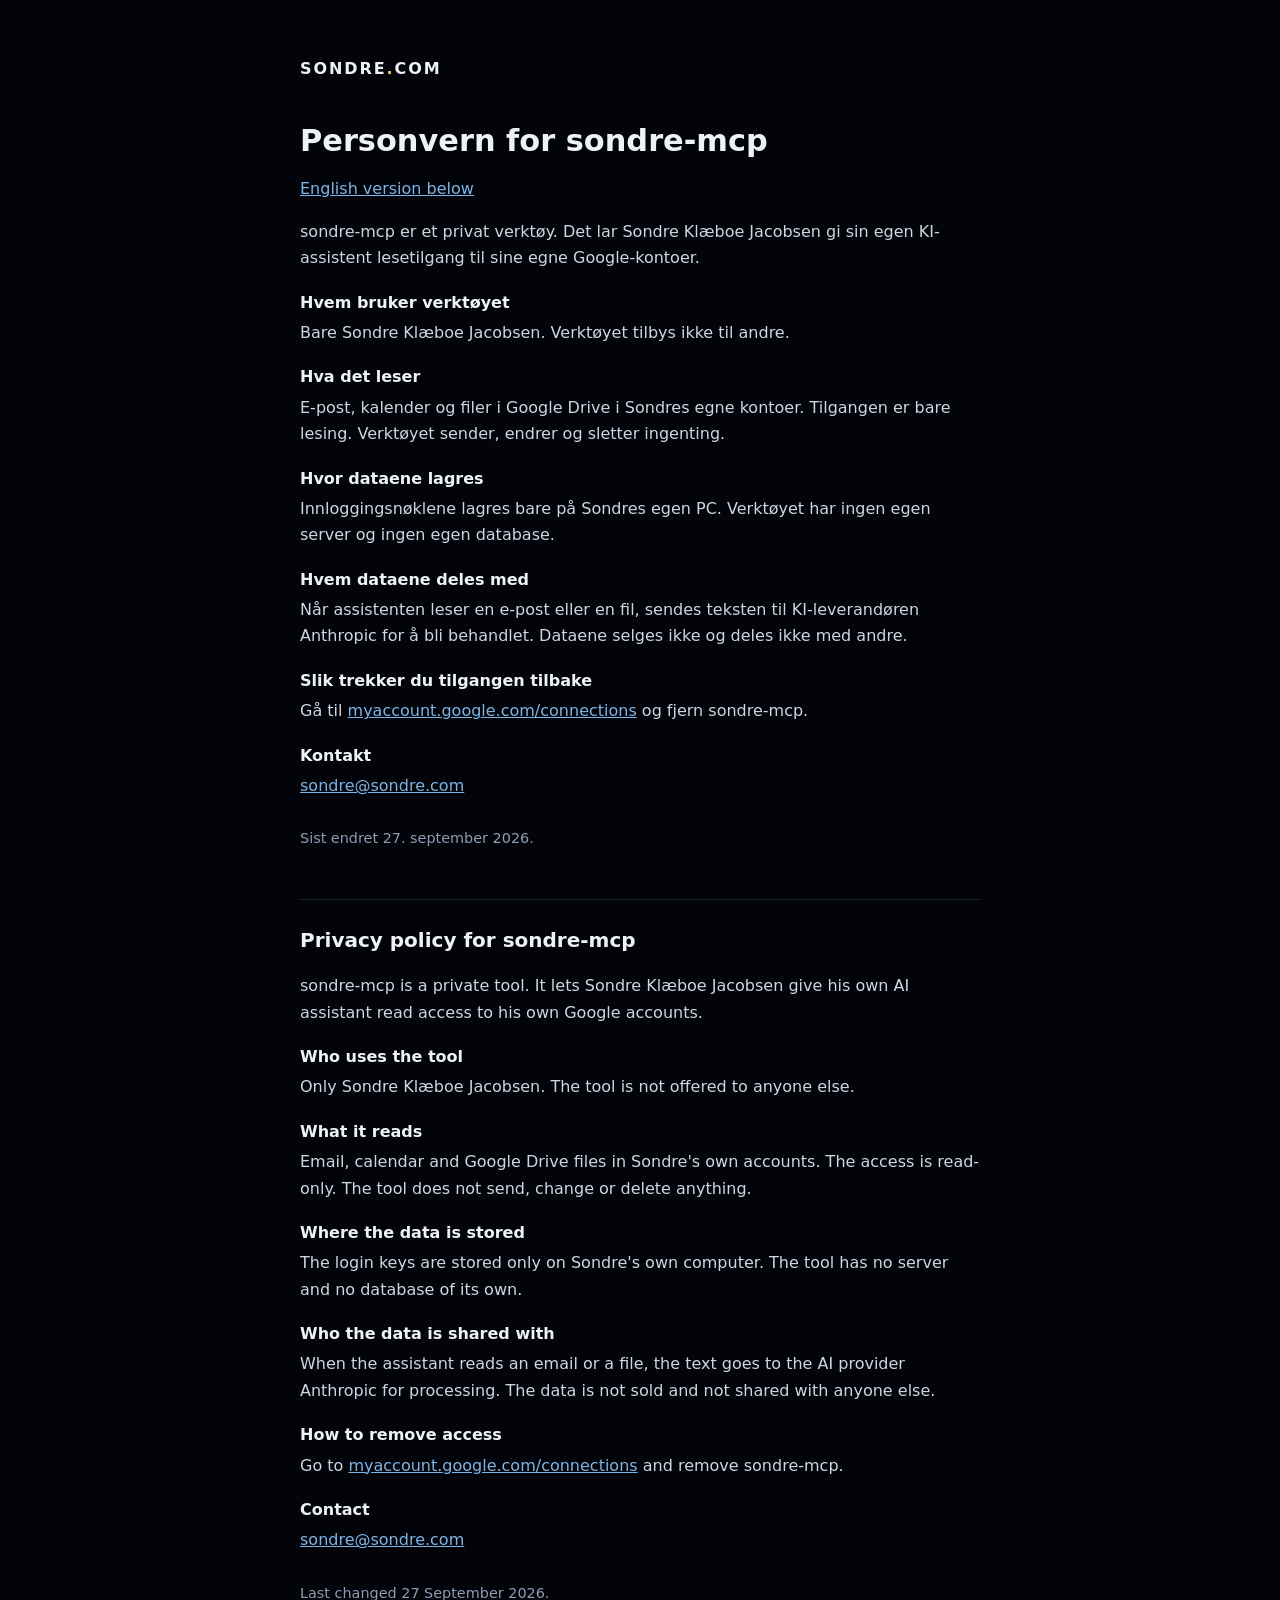
<file: personvern/index.html>
<!DOCTYPE html>
<html lang="nb">
<head>
<meta charset="UTF-8">
<meta name="viewport" content="width=device-width, initial-scale=1.0">
<title>Personvern: sondre-mcp · Sondre Klæboe Jacobsen</title>
<meta name="description" content="Personvern for sondre-mcp, et privat verktøy som bare Sondre Klæboe Jacobsen bruker. Privacy policy for sondre-mcp.">
<link rel="canonical" href="https://sondre.com/personvern/">
<meta name="theme-color" content="#02040a">
<meta property="og:title" content="Personvern: sondre-mcp">
<meta property="og:description" content="Et privat verktøy som bare eieren bruker. A private tool used only by its owner.">
<meta property="og:type" content="website">
<meta property="og:url" content="https://sondre.com/personvern/">
<meta property="og:image" content="https://sondre.com/assets/img/og.jpg">
<meta name="twitter:card" content="summary">
<link rel="icon" type="image/png" href="/favicon.png">
<style>
  :root { --bg:#02040a; --text:#eef2f8; --body:#cdd6e2; --muted:#8d9db2; --accent:#7db4e6; --warm:#ffb86b; --line:rgba(125,180,230,.16); }
  * { box-sizing: border-box; }
  html { background: var(--bg); }
  body { margin: 0; background: var(--bg); color: var(--body); font: 16px/1.65 system-ui, -apple-system, "Segoe UI", sans-serif; }
  main { max-width: 720px; margin: 0 auto; padding: 56px 20px 80px; }
  a { color: var(--accent); }
  a:focus-visible { outline: 2px solid var(--warm); outline-offset: 2px; }
  .brand { font-weight: 700; letter-spacing: .12em; text-decoration: none; color: var(--text); }
  .brand span { color: var(--warm); }
  h1 { color: var(--text); font-size: 1.9rem; line-height: 1.25; margin: 40px 0 8px; }
  h2 { color: var(--text); font-size: 1.25rem; margin: 48px 0 8px; padding-top: 24px; border-top: 1px solid var(--line); }
  dl { margin: 16px 0 0; }
  dt { color: var(--text); font-weight: 600; margin-top: 18px; }
  dd { margin: 4px 0 0; }
  .meta { color: var(--muted); font-size: .9rem; margin-top: 28px; }
</style>
</head>
<body>
<main>
  <a class="brand" href="/">SONDRE<span>.</span>COM</a>

  <h1>Personvern for sondre-mcp</h1>
  <p lang="en"><a href="#en">English version below</a></p>

  <section lang="nb">
    <p>sondre-mcp er et privat verktøy. Det lar Sondre Klæboe Jacobsen gi sin egen KI-assistent lesetilgang til sine egne Google-kontoer.</p>
    <dl>
      <dt>Hvem bruker verktøyet</dt>
      <dd>Bare Sondre Klæboe Jacobsen. Verktøyet tilbys ikke til andre.</dd>
      <dt>Hva det leser</dt>
      <dd>E-post, kalender og filer i Google Drive i Sondres egne kontoer. Tilgangen er bare lesing. Verktøyet sender, endrer og sletter ingenting.</dd>
      <dt>Hvor dataene lagres</dt>
      <dd>Innloggingsnøklene lagres bare på Sondres egen PC. Verktøyet har ingen egen server og ingen egen database.</dd>
      <dt>Hvem dataene deles med</dt>
      <dd>Når assistenten leser en e-post eller en fil, sendes teksten til KI-leverandøren Anthropic for å bli behandlet. Dataene selges ikke og deles ikke med andre.</dd>
      <dt>Slik trekker du tilgangen tilbake</dt>
      <dd>Gå til <a href="https://myaccount.google.com/connections">myaccount.google.com/connections</a> og fjern sondre-mcp.</dd>
      <dt>Kontakt</dt>
      <dd><a href="mailto:sondre@sondre.com">sondre@sondre.com</a></dd>
    </dl>
    <p class="meta">Sist endret 27. september 2026.</p>
  </section>

  <section id="en" lang="en">
    <h2>Privacy policy for sondre-mcp</h2>
    <p>sondre-mcp is a private tool. It lets Sondre Klæboe Jacobsen give his own AI assistant read access to his own Google accounts.</p>
    <dl>
      <dt>Who uses the tool</dt>
      <dd>Only Sondre Klæboe Jacobsen. The tool is not offered to anyone else.</dd>
      <dt>What it reads</dt>
      <dd>Email, calendar and Google Drive files in Sondre's own accounts. The access is read-only. The tool does not send, change or delete anything.</dd>
      <dt>Where the data is stored</dt>
      <dd>The login keys are stored only on Sondre's own computer. The tool has no server and no database of its own.</dd>
      <dt>Who the data is shared with</dt>
      <dd>When the assistant reads an email or a file, the text goes to the AI provider Anthropic for processing. The data is not sold and not shared with anyone else.</dd>
      <dt>How to remove access</dt>
      <dd>Go to <a href="https://myaccount.google.com/connections">myaccount.google.com/connections</a> and remove sondre-mcp.</dd>
      <dt>Contact</dt>
      <dd><a href="mailto:sondre@sondre.com">sondre@sondre.com</a></dd>
    </dl>
    <p class="meta">Last changed 27 September 2026.</p>
  </section>
</main>
</body>
</html>
</file>
